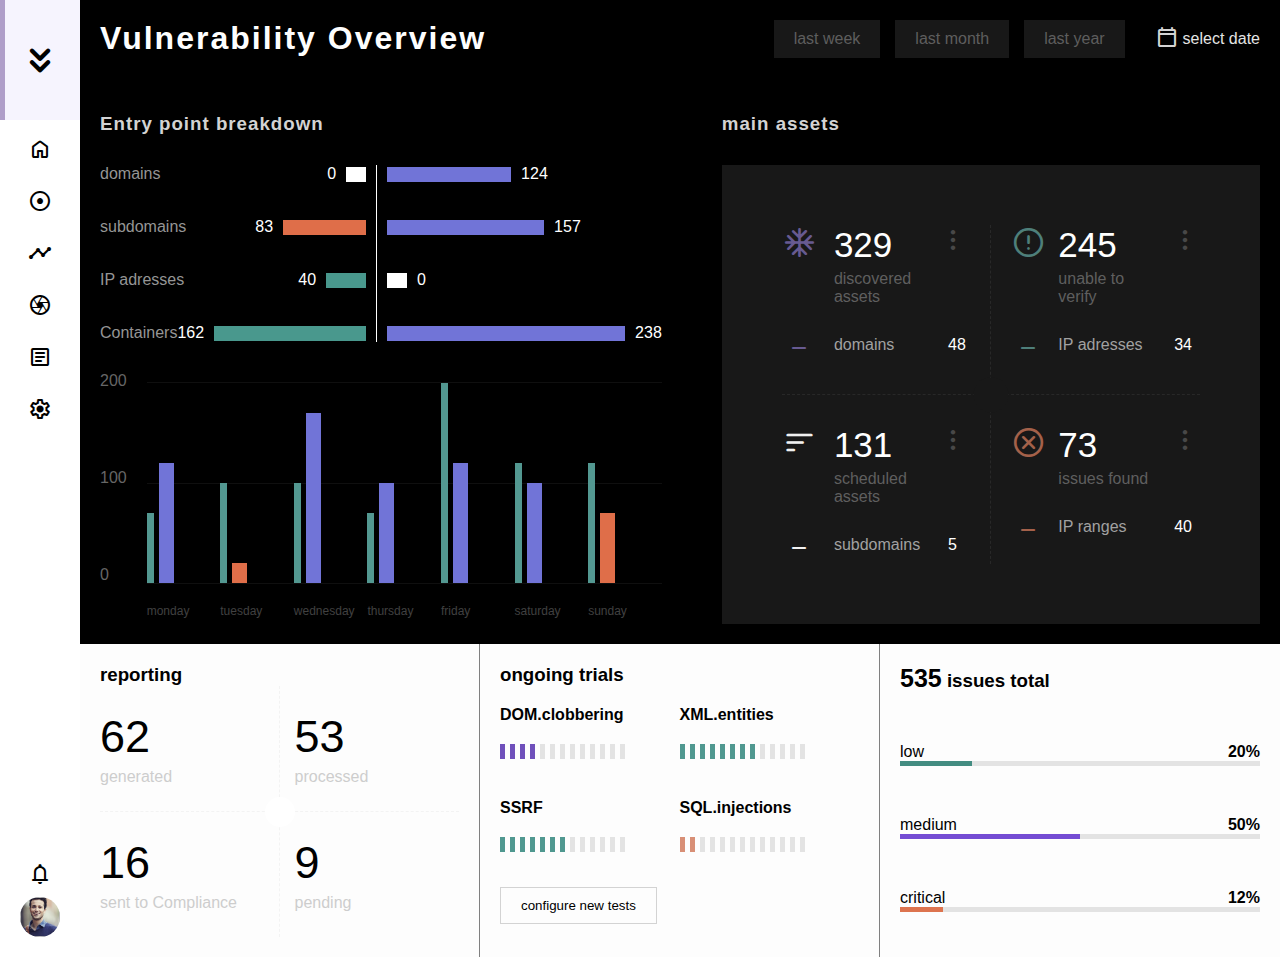
<file: index.html>
<!DOCTYPE html>
<html lang="en">
<head>
    <meta charset="UTF-8">
    <meta http-equiv="X-UA-Compatible" content="IE=edge">
    <meta name="viewport" content="width=device-width, initial-scale=1.0">
    <title>dashboard</title>
    <link rel="stylesheet" href="styling.css">
    <link rel="stylesheet" href="https://fonts.googleapis.com/css2?family=Material+Symbols+Rounded:opsz,wght,FILL,GRAD@48,400,0,0"/>
</head>
<body>
    <div class="main-wrapper">
        <div class="left-side-wrapper">
            <div class="nav-menu">
                <ul>
                    <li class="parent"><span class="material-symbols-rounded">
                        keyboard_double_arrow_down
                        </span>
                    </li>
                    <li class="parent"><span class="material-symbols-rounded">
                        home
                        </span>
                    </li>
                    <li class="parent"><span class="material-symbols-rounded">
                        adjust
                        </span>
                    </li>
                    <li class="parent"><span class="material-symbols-rounded">
                        timeline
                        </span>
                    </li>
                    <li class="parent"><span class="material-symbols-rounded">
                        camera
                        </span>
                    </li>
                    <li class="parent"><span class="material-symbols-rounded">
                        article
                        </span>
                    </li>
                    <li class="parent">
                        <span class="material-symbols-rounded">
                            settings
                        </span>
                    </li>
                </ul>
            </div>
            <div class="notification-profile">
                <ul>
                    <li><span class="material-symbols-rounded">
                        notifications
                    </span></li>
                    <li><img class="profile-img"></li>
                </ul>
            </div>
        </div>
        <div class="top-wrapper">
            <div class="heading-btns">
                <div class="heading">
                    <h1>Vulnerability Overview</h1>
                </div>
                <div class="btns">
                    <div class="btns-itself-container">
                        <div class="btns-itself">last week</div>
                        <div class="btns-itself">last month</div>
                        <div class="btns-itself">last year</div>
                    </div>
                    <div class="calendar-icon-text">
                        <div class="calendar-icon">
                            <span class="material-symbols-rounded">
                            calendar_today
                            </span>
                        </div>
                        <div class="select-date">select date</div>
                    </div>
                </div>
            </div>
            <div class="charts-stats-wrapper">
                <div class="charts-wrapper">
                    <h3>Entry point breakdown</h3>
                    <div class="first-chart">
                        <div class="left-first-chart">
                            <div class="first chart-row">
                                <div class="chart-lebel"><span>domains</span></div>
                                <div class="right-side">
                                    <div class="chart-numerical"><span>0</span></div>
                                    <div class="chart-illustration-white"></div>
                                </div>
                            </div>
                            <div class="second chart-row">
                                <div class="chart-lebel"><span>subdomains</span></div>
                                <div class="right-side">
                                    <div class="chart-numerical"><span>83</span></div>
                                    <div class="chart-illustration-orange"></div>
                                </div>
                            </div>
                            <div class="third chart-row">
                                <div class="chart-lebel"><span>IP adresses</span></div>
                                <div class="right-side">
                                    <div class="chart-numerical"><span>40</span></div>
                                    <div class="chart-illustration-cyan-first"></div>
                                </div>
                            </div>
                            <div class="fourth chart-row">
                                <div class="chart-lebel"><span>Containers</span></div>
                                <div class="right-side">
                                    <div class="chart-numerical"><span>162</span></div>
                                    <div class="chart-illustration-cyan-two"></div>
                                </div>
                            </div>
                        </div>
                        <div class="right-first-chart">
                            <div class="right-first chart-row">
                                <div class="right-chart-illustration-purple-first"></div>
                                <div class="right-chart-numerical"><span>124</span></div>
                            </div>
                            <div class="right-first chart-row">
                                <div class="right-chart-illustration-purple-second"></div>
                                <div class="right-chart-numerical"><span>157</span></div>
                            </div>
                            <div class="right-first chart-row">
                                <div class="chart-illustration-white"></div>
                                <div class="right-chart-numerical"><span>0</span></div>
                            </div>
                            <div class="right-first chart-row">
                                <div class="right-chart-illustration-purple-third"></div>
                                <div class="right-chart-numerical"><span>238</span></div>
                            </div>
                        </div>
                    </div>
                    <div class="second-chart-wrapper">
                        <div class="graph-numerical">
                            <div class="two-hundreds">200</div>
                            <div>100</div>
                            <div>0</div>
                        </div>
                        <div class="main-graph-container">
                            <div class="graph-unit">
                                <div class="tiny-green-column"></div>
                                <div class="mid-purple-column"></div>
                            </div>
                            <div class="graph-unit">
                                <div class="small-green-column"></div>
                                <div class="tiny-orange-column"></div>
                            </div>
                            <div class="graph-unit">
                                <div class="small-green-column"></div>
                                <div class="tall-purple-column"></div>
                            </div>
                            <div class="graph-unit">
                                <div class="tiny-green-column"></div>
                                <div class="short-purple-column"></div>
                            </div>
                            <div class="graph-unit">
                                <div class="tall-green-column"></div>
                                <div class="mid-purple-column"></div>
                            </div>
                            <div class="graph-unit">
                                <div class="mid-green-column"></div>
                                <div class="short-purple-column"></div>
                            </div>
                            <div class="graph-unit">
                                <div class="mid-green-column"></div>
                                <div class="small-orange-column"></div>
                            </div>
                        </div>
                        <div class="week-days">
                            <div class="day">monday</div>
                            <div class="day">tuesday</div>
                            <div class="day">wednesday</div>
                            <div class="day">thursday</div>
                            <div class="day">friday</div>
                            <div class="day">saturday</div>
                            <div class="day">sunday</div>
                        </div>
                    </div>
                </div>
                <div class="stats-wrapper">
                    <h3>main assets</h3>
                    <div class="stats">
                        <div class="top-left-stats">
                            <div class="first-row">
                                <div class="left-icon"><span class="material-symbols-rounded">
                                    ac_unit
                                    </span></div>
                                <div class="number-statsstatus">
                                    <div><span class="stats-number">329</span></div>
                                    <div class="stats-status"><span>discovered assets</span></div>
                                </div>
                                <div class="right-icon">
                                    <span class="material-symbols-rounded">
                                    more_vert
                                    </span>
                                </div>
                            </div>
                            <div class="second-row">
                                <div class="left-icon">
                                    <span class="material-symbols-rounded">
                                    remove
                                    </span>
                                </div>
                                <div class="stats-label"><span class="stats-label">domains</span></div>
                                <div class="right-icon"><span class="icon">48</span></div>
                            </div>
                        </div>
                        <div class="top-right-stats">
                            <div class="first-row">
                                <div class="left-icon"><span class="material-symbols-rounded">
                                    error
                                    </span></span></div>
                                <div class="number-statsstatus">
                                    <div><span class="stats-number">245</span></div>
                                    <div class="stats-status"><span>unable to verify</span></div>
                                </div>
                                <div class="right-icon">
                                    <span class="material-symbols-rounded">
                                        more_vert
                                    </span>
                                </div>
                            </div>
                            <div class="second-row">
                                <div class="left-icon">
                                    <span class="material-symbols-rounded">
                                    remove
                                    </span>
                                </div>
                                <div class="stats-label"><span class="stats-label">IP adresses</span></div>
                                <div class="right-icon"><span class="icon">34</span></div>
                            </div>
                        </div>
                        <div class="bottom-left-stats">
                            <div class="first-row">
                                <div class="left-icon">
                                    <span class="material-symbols-rounded">
                                        sort
                                    </span>
                                </div>
                                <div class="number-statsstatus">
                                    <div><span class="stats-number">131</span></div>
                                    <div class="stats-status"><span>scheduled assets</span></div>
                                </div>
                                <div class="right-icon">
                                    <span class="material-symbols-rounded">
                                        more_vert
                                    </span>
                                </div>
                            </div>
                            <div class="second-row">
                                <div class="left-icon">
                                    <span class="material-symbols-rounded">
                                        remove
                                    </span>
                                </div>
                                <div class="stats-label"><span class="stats-label">subdomains</span></div>
                                <div class="right-icon"><span class="icon">5</span></div>
                            </div>
                        </div>
                        <div class="bottom-right-stats">
                            <div class="first-row">
                                <div class="left-icon">
                                    <span class="material-symbols-rounded">
                                        cancel
                                    </span>
                                </div>
                                <div class="number-statsstatus">
                                    <div class="stats-number"><span>73</span></div>
                                    <div class="stats-status"><span>issues found</span></div>
                                </div>
                                <div class="right-icon">
                                    <span class="material-symbols-rounded">
                                        more_vert
                                    </span>
                                </div>
                            </div>
                            <div class="second-row">
                                <div class="left-icon">
                                    <span class="material-symbols-rounded">
                                        remove
                                    </span>
                                </div>
                                <div class="stats-label">
                                    <span class="stats-label">IP ranges</span>
                                </div>
                                <div class="right-icon">
                                    <span class="icon">40</span>
                                </div>
                            </div>
                        </div>
                    </div>
                </div>
            </div>
        </div>
        <div class="bottom-wrapper">
            <div class="reporting-wrapper">
                <h3>reporting</h3>
                <div class="reporting">
                    <div class="top-left-reporting">
                        <div class="reporting-number"><span>62</span></div>
                        <div class="reporting-status"><span>generated</span></div>
                    </div>
                    <div class="top-right-reporting">
                        <div class="reporting-number"><span>53</span></div>
                        <div class="reporting-status"><span>processed</span></div>
                    </div>
                    <div class="bottom-left-reporting">
                        <div class="reporting-number"><span>16</span></div>
                        <div class="reporting-status"><span>sent to Compliance</span></div>
                    </div>
                    <div class="bottom-right-reporting">
                        <div class="reporting-number"><span>9</span></div>
                        <div class="reporting-status"><span>pending</span></div>
                    </div>
                </div>
            </div>
            <div class="ongoing-trials">
                <h3>ongoing trials</h3>
                <div class="trials">
                    <div class="top-left-trial">
                        <h4>DOM.clobbering</h4>
                        <div class="process-bar">
                            <div class="purple"></div><div class="purple"></div><div class="purple"></div><div class="purple"></div><div class="grey"></div><div class="grey"></div><div class="grey"></div><div class="grey"></div><div class="grey"></div><div class="grey"></div><div class="grey"></div><div class="grey"></div><div class="grey"></div>
                        </div>
                    </div>
                    <div class="top-right-trial">
                        <h4>XML.entities</h4>
                        <div class="process-bar">
                            <div class="cyan"></div><div class="cyan"></div><div class="cyan"></div><div class="cyan"></div><div class="cyan"></div><div class="cyan"></div><div class="cyan"></div><div class="cyan"></div><div class="grey"></div><div class="grey"></div><div class="grey"></div><div class="grey"></div><div class="grey"></div>
                        </div>
                    </div>
                    <div class="bottom-left-trial">
                        <h4>SSRF</h4>
                        <div class="process-bar">
                            <div class="cyan"></div><div class="cyan"></div><div class="cyan"></div><div class="cyan"></div><div class="cyan"></div><div class="cyan"></div><div class="cyan"></div><div class="grey"></div><div class="grey"></div><div class="grey"></div><div class="grey"></div><div class="grey"></div><div class="grey"></div>
                        </div>
                    </div>
                    <div class="bottom-right-trial">
                        <h4>SQL.injections</h4>
                        <div class="process-bar">
                            <div class="orange"></div><div class="orange"></div><div class="grey"></div><div class="grey"></div><div class="grey"></div><div class="grey"></div><div class="grey"></div><div class="grey"></div><div class="grey"></div><div class="grey"></div><div class="grey"></div><div class="grey"></div><div class="grey"></div>
                        </div>
                    </div>
                </div>
                <div>
                    <input type="button" class="configure" value="configure new tests">
                </div>
            </div>
            <div class="total-issues">
                <h3><span>535</span> issues total</h3>
                <div class="low-level">
                    <div class="level-perecent">
                        <span class="issue-level">low</span>
                        <span class="issue-percent">20%</span>
                    </div>
                    <div class="range-container">
                        <div class="low-range"></div>
                    </div>
                </div>
                <div class="mid-level">
                    <div class="level-perecent">
                        <span class="issue-level">medium</span>
                        <span class="issue-percent">50%</span>
                    </div>
                    <div class="range-container">
                        <div class="mid-range"></div>
                    </div>
                </div>
                <div class="critical-level">
                    <div class="level-perecent">
                        <span class="issue-level">critical</span>
                        <span class="issue-percent">12%</span>
                    </div>
                    <div class="range-container">
                        <div class="critical-range"></div>
                    </div>
                </div>
            </div>
        </div>
    </div>
</body>
</html>
</file>
<file: styling.css>
*{
    box-sizing: border-box;
    margin: 0;
    padding: 0;
}
.main-wrapper{
    margin: auto;
    display: grid;
    grid-template-columns: repeat(auto-fit, minmax(80px, 1fr));
    grid-template-rows: auto;
    font-family: sans-serif;
}
.left-side-wrapper{
    grid-column: 1/2;
    grid-row: 1/3;
    width: fit-content;
    display: flex;
    flex-direction: column;
    width: 100%;
    background-color: white;
}
.notification-profile{
    margin-top: auto;
    margin-bottom: 20px;
}
ul{
    list-style-type: none;
}
.nav-menu li:first-child span{
    padding: 40px 0; 
    font-weight: bolder;
    font-size: 40px;
}
ul li{
    text-align: center;
    font-size: 45px;
    position: relative;
}
.nav-menu li:hover{
    background-color: #F6F4FE;
}
.nav-menu li:hover::before{
    content:"";
    display: block;
    position: absolute;
    background-color: #AF9EC9;
    width: 5px;
    height: 100%;
  }
.profile-img{
    display: block;
    width: 40px;
    height: 40px;
    border-radius: 50%;
    background-image: url("facebook-profile-picture-affects-chances-of-gettin_gstt.jpg");
    background-size: cover;
    background-repeat: no-repeat;
    background-position: center;
    margin: auto;
}
.top-wrapper{
    grid-column: 2/-1;
    grid-row: 1/2;
    background-color: black;
    color: white;
    padding: 20px;
}
.bottom-wrapper{
    grid-column: 2/-1;
    grid-row: 2/-1;
    display: flex;
    /*border: 1px solid;*/
    width: 100%;
    background-color: #FDFDFD;
}
.heading-btns{
    display: flex;
}
.btns{
    width: max-content;
    margin-left: auto;
    /*align-self: center;*/
    display: flex;
}
.btns .btns-itself-container{
    display: flex;
    gap: 15px;
}
.calendar-icon-text{
    margin-left: 30px;
    display: flex; 
    gap: 4px;
}
.calendar-icon{
    color: #D3D3D3;
    align-self: center;
}
.btns-itself{
    background-color: #181818;
    color: #5E5E5E;
    padding: 10px 20px;
}
.btns-itself:hover{
    background-color: white;
    color: black;
    transition: all ease 1s;
}
.select-date{
    background-color: transparent;
    padding: 10px 0;
    color: #E4E4E4;
}
.charts-stats-wrapper{
    display: flex;
    gap: 60px;
    margin-top: 55px;
}
.charts-wrapper{
    width: 50%;
    display: flex;
    flex-direction: column;
}
.stats-wrapper{
    width: 50%;
}
.first-chart{
    display: flex;
    width: 100%;
    margin-top: 30px;
}
.left-first-chart{
    display: flex;
    flex-direction: column;
    gap: 35px;
    border-right: 1px solid white;
    width: 100%;
    padding-right: 10px;
}
.right-first-chart{
    display: flex;
    flex-direction: column;
    gap: 35px;
    width: 100%;
    padding-left: 10px;
}
.chart-row{
    display: flex;
}
.right-side{
    margin-left: auto;
    display: flex;
}
.chart-illustration-white{
    width: 20px;
    height: 15px;
    background-color: white;
    align-self: center;
}
.chart-illustration-orange{
    width: 83px;
    height: 15px;
    background-color: #DF6E49;
    align-self: center;
}
.chart-illustration-cyan-first{
    width: 40px;
    height: 15px;
    background-color: #49988D;
    align-self: center;
}
.chart-illustration-cyan-two{
    width: 152px;
    height: 15px;
    background-color: #49988D;
    align-self: center;
}
.chart-numerical{
    padding-right: 10px;
}
.right-chart-numerical{
    padding-left: 10px;
}
.right-chart-illustration-purple-first{
    width: 124px;
    height: 15px;
    background-color: #7174D7;
    align-self: center;
}
.right-chart-illustration-purple-second{
    width: 157px;
    height: 15px;
    background-color: #7174D7;
    align-self: center;
}
.right-chart-illustration-purple-third{
    width: 238px;
    height: 15px;
    background-color: #7174D7;
    align-self: center;
}
.second-chart-wrapper{
    width: 100%;
    display: grid;
    grid-template-columns: max-content auto;
    grid-template-rows: auto;
    margin-top: 40px;
    gap: 20px;
}
.main-graph-container{
    width: 100%;
    display: flex;
    align-items: flex-end;
    justify-content: stretch;
    position: relative;
    z-index: 1;
    grid-column: 2/-1;
    grid-row: 1/2;
    border-top: 1px solid #0F0F0F;
    border-bottom: 1px solid #0F0F0F;
}
.graph-unit{
    display: flex;
    gap: 5px;
    align-items: flex-end;
    width: calc(100%/7);
}
.tiny-green-column{
    width: 7px;
    height: 70px;
    background-color: #539891;
}
.mid-purple-column{
    width: 15px;
    height: 120px;
    background-color: #7174D7;
}
.small-green-column{
    width: 7px;
    height: 100px;
    background-color: #539891;
}
.tiny-orange-column{
    width: 15px;
    height: 20px;
    background-color: #DF6E49;
}
.tall-purple-column{
    width: 15px;
    height: 170px;
    background-color: #7174D7;
}
.short-purple-column{
    width: 15px;
    height: 100px;
    background-color: #7174D7;
}
.tall-green-column{
    width: 7px;
    height: 200px;
    background-color: #539891;
}
.mid-green-column{
    width: 7px;
    height: 120px;
    background-color: #539891;
}
.small-orange-column{
    width: 15px;
    height: 70px;
    background-color: #DF6E49;
}
.week-days{
    display: flex;
    font-size: 12px;
    grid-column: 2/-1;
    grid-row: 2/3;
    width: 100%;
}
.week-days .day{
    width: calc(100%/7);
    color: #414141;
}
.graph-numerical{
    grid-column: 1/2;
    grid-row: 1/2;
    display: flex;
    flex-direction: column;
    /*gap: 70px;*/
    justify-content: space-between;
    color: #666666;
}
.graph-numerical .two-hundreds{
    margin-top: -10px;
}
.main-graph-container::after{
    content: "";
    position: absolute;
    height: 1px;
    width: 100%;
    background-color: #0F0F0F;
    top: 50%;
    z-index: -1;
}
.stats{
    display: grid;
    grid-template-columns: auto auto;
    grid-template-rows: auto;
    background-color: #181818;
    margin-top: 30px;
    padding: 60px;
    position: relative;
}
.top-left-stats{
    grid-column: 1/2;
    grid-row: 1/2;
    border-right: 1px dashed #282828;
    border-bottom: 1px dashed #282828;
}
.top-right-stats{
    grid-column: 2/-1;
    grid-row: 1/2;
    border-bottom: 1px dashed #282828;
    padding-left: 20px;
}
.bottom-left-stats{
    grid-column: 1/2;
    grid-row: 2/3;
    border-right: 1px dashed #282828;
}
.bottom-right-stats{
    grid-column: 2/-1;
    grid-row: 2/3;
    padding-left: 20px;
}
.first-row, .second-row{
    display: flex;
}
.second-row .right-icon{
    padding-right: 8px;
}
.second-row .left-icon{
    padding-left: 5px;
}
.left-icon, .right-icon {
    width: 25%;
}
.number-statsstatus, .stats-label{
    width: 50%;
}
.stats-label{
    color: #A1A1A1;
}
.stats-number{
    font-size: 35px;
}
.stats-status{
    color: #5F5F5F;
    padding: 5px 0 0 0;
}
.stats::after{
    content: "";
    width: 35px;
    height: 35px;
    border-radius: 50%;
    background-color: #181818;
    border: none;
    position: absolute;
    top: 50%;
    left: 50%;
    transform: translate(-50%, -50%);
}
.top-right-stats .right-icon, .bottom-right-stats .right-icon{
    text-align: end;
}
.top-left-stats .second-row, .top-right-stats .second-row{
    padding: 30px 0;
}
.bottom-left-stats .first-row, .bottom-right-stats .first-row{
    padding: 30px 0;
}
.top-left-stats .second-row .right-icon, 
.bottom-left-stats .second-row .right-icon{
    padding-left: 10px;
}
.first-row .left-icon .material-symbols-rounded{
    font-size: 35px;
}
.first-row .right-icon .material-symbols-rounded{
    color: #484848;
    font-size: 30px;
}
.top-left-stats .left-icon{
    color: #675A91;
}
.top-right-stats .left-icon{
    color: #4E7F7A;
}
.bottom-left-stats .left-icon{
    color: #F1F1F1;
}
.bottom-right-stats .left-icon{
    color: #A4614A;
}
.reporting-wrapper, .ongoing-trials, .total-issues{
    width: calc(100%/3);
    border-right: 1px solid grey;
    padding: 20px;
}
.total-issues{
    border-right: none;
}
.reporting, .trials{
    display: grid;
    grid-template-columns: repeat(auto-fit, minmax(100px, 1fr));
    grid-template-rows: auto;
    position: relative;
}
.top-left-reporting{
    grid-column: 1/2;
    grid-row: 1/2;
    padding: 25px 0;
    border-right: 1px dashed #f3f3f3;
    border-bottom: 1px dashed #f3f3f3;
}
.top-right-reporting{
    grid-column: 2/3;
    grid-row: 1/2;
    padding: 25px 15px;
    border-bottom: 1px dashed #f3f3f3;
}
.bottom-left-reporting{
    grid-column: 1/2;
    grid-row: 2/3;
    padding: 25px 0;
    border-right: 1px dashed #f3f3f3;
}
.bottom-right-reporting{
    grid-column: 2/3;
    grid-row: 2/3;
    padding: 25px 15px;
}
.reporting::after{
    content: "";
    width: 30px;
    height: 30px;
    border-radius: 50%;
    background-color: white;
    border: none;
    position: absolute;
    top: 50%;
    left: 50%;
    transform: translate(-50%, -50%);
}
.reporting-number{
    font-size: 45px;
    /*font-weight: 600;*/
}
.reporting-status{
    color: #CDCDCD;
    padding-top: 5px;
}
/*.trials{
    gap: 10px;
}*/
.top-left-trial{
    grid-column: 1/2;
    grid-row: 1/2;
    padding: 20px 0;
}
.top-right-trial{
    grid-column: 2/3;
    grid-row: 1/2;
    padding: 20px 0;
}
.bottom-left-trial{
    grid-column: 1/2;
    grid-row: 2/3;
    padding: 20px 0;
}
.bottom-right-trial{
    grid-column: 2/3;
    grid-row: 2/3;
    padding: 20px 0;
}
.process-bar{
    display: flex;
    gap: 5px;
    padding-top: 20px;
}
.purple, .grey, .cyan, .orange {
    width: 5px;
    height: 15px;
}
.purple{
    background-color: #6F50BB;
}
.grey{
    background-color: #E3E3E3;
}
.cyan{
    background-color: #509890;
}
.orange{
    background-color: #D88F76;
}
.configure{
    padding: 10px 20px;
    background-color: transparent;
    margin-top: 15px;
    border: 1px solid lightgray;
}
.total-issues{
    display: flex;
    flex-direction: column;
    gap: 50px;
}
.issue-percent{
    width: max-content;
    margin-left: auto;
    float: right;
    font-weight: 700;
}
.range-container{
    width: 100%;
    height: 5px;
    background-color: #E3E3E3;
}
.low-range{
    width: 20%;
    height: 5px;
    background-color: #438C81;
}
.mid-range{
    width: 50%;
    height: 5px;
    background-color: #744CD3;
}
.critical-range{
    width: 12%;
    height: 5px;
    background-color: #DD744F;
    /*border-radius: 2px;*/
}
.total-issues h3 span{
    font-size: 25px;
}
.heading h1{
    color: #FEFEFE;
    letter-spacing: 2px;
}
.left-first-chart .chart-lebel{
    color: #959595;
}
.top-wrapper h3{
    letter-spacing: 1px;
    color: lightgray;
}
</file>
